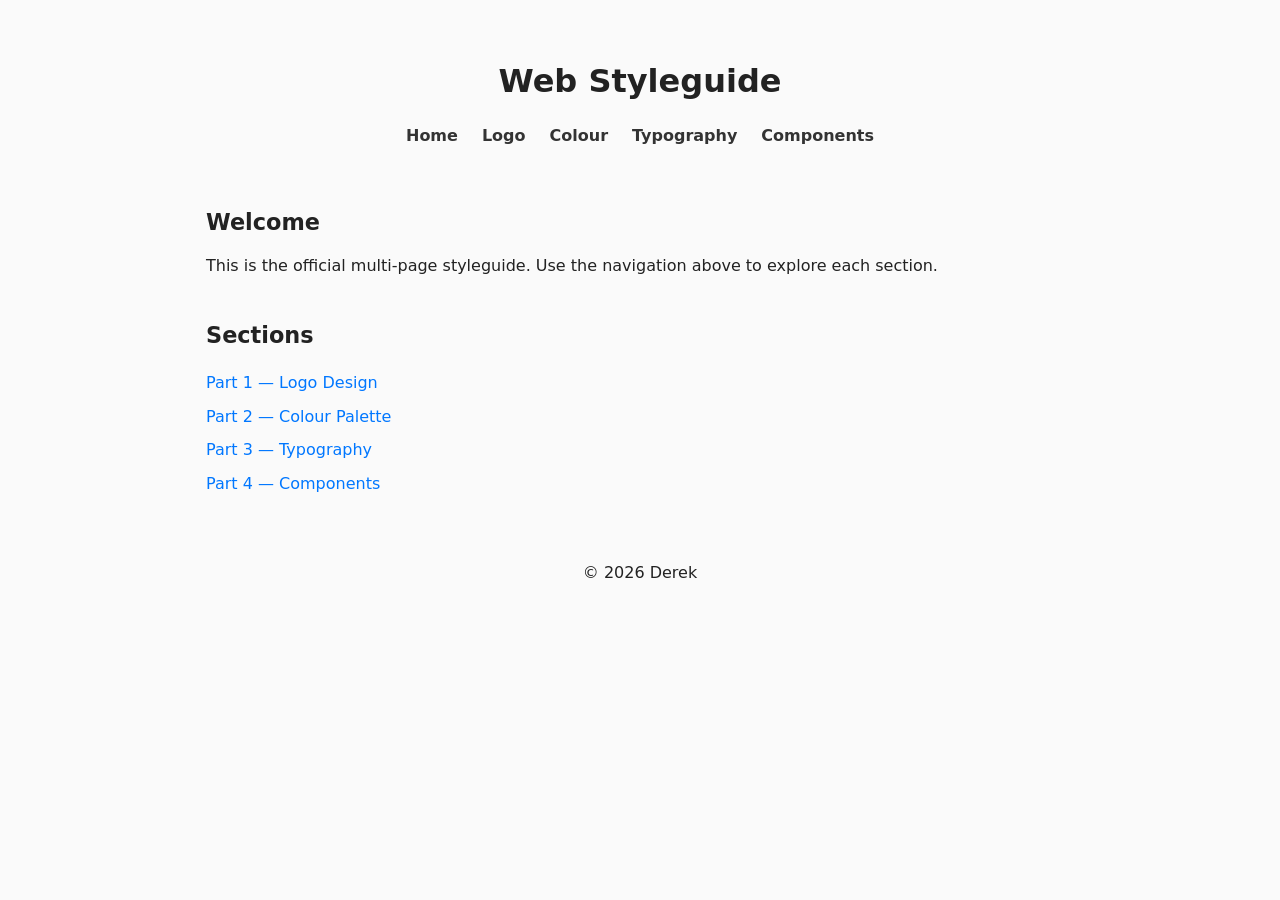
<file: index.html>
<!doctype html>
<html lang="en">
    <head>
        <meta charset="UTF-8" />
        <meta name="viewport" content="width=device-width, initial-scale=1.0" />
        <title>Styleguide Index</title>
        <link rel="stylesheet" href="styles.css" />
    </head>

    <body>
        <header class="site-header">
            <h1>Web Styleguide</h1>
            <nav class="main-nav">
                <ul>
                    <li><a href="index.html">Home</a></li>
                    <li><a href="logo.html">Logo</a></li>
                    <li><a href="colour.html">Colour</a></li>
                    <li><a href="typography.html">Typography</a></li>
                    <li><a href="components.html">Components</a></li>
                </ul>
            </nav>
        </header>

        <main class="content">
            <section>
                <h2>Welcome</h2>
                <p>
                    This is the official multi‑page styleguide. Use the
                    navigation above to explore each section.
                </p>
            </section>

            <section>
                <h2>Sections</h2>
                <ul class="index-list">
                    <li><a href="logo.html">Part 1 — Logo Design</a></li>
                    <li><a href="colour.html">Part 2 — Colour Palette</a></li>
                    <li><a href="typography.html">Part 3 — Typography</a></li>
                    <li><a href="components.html">Part 4 — Components</a></li>
                </ul>
            </section>
        </main>

        <footer class="site-footer">
            <p>&copy; 2026 Derek</p>
        </footer>
    </body>
</html>
</file>
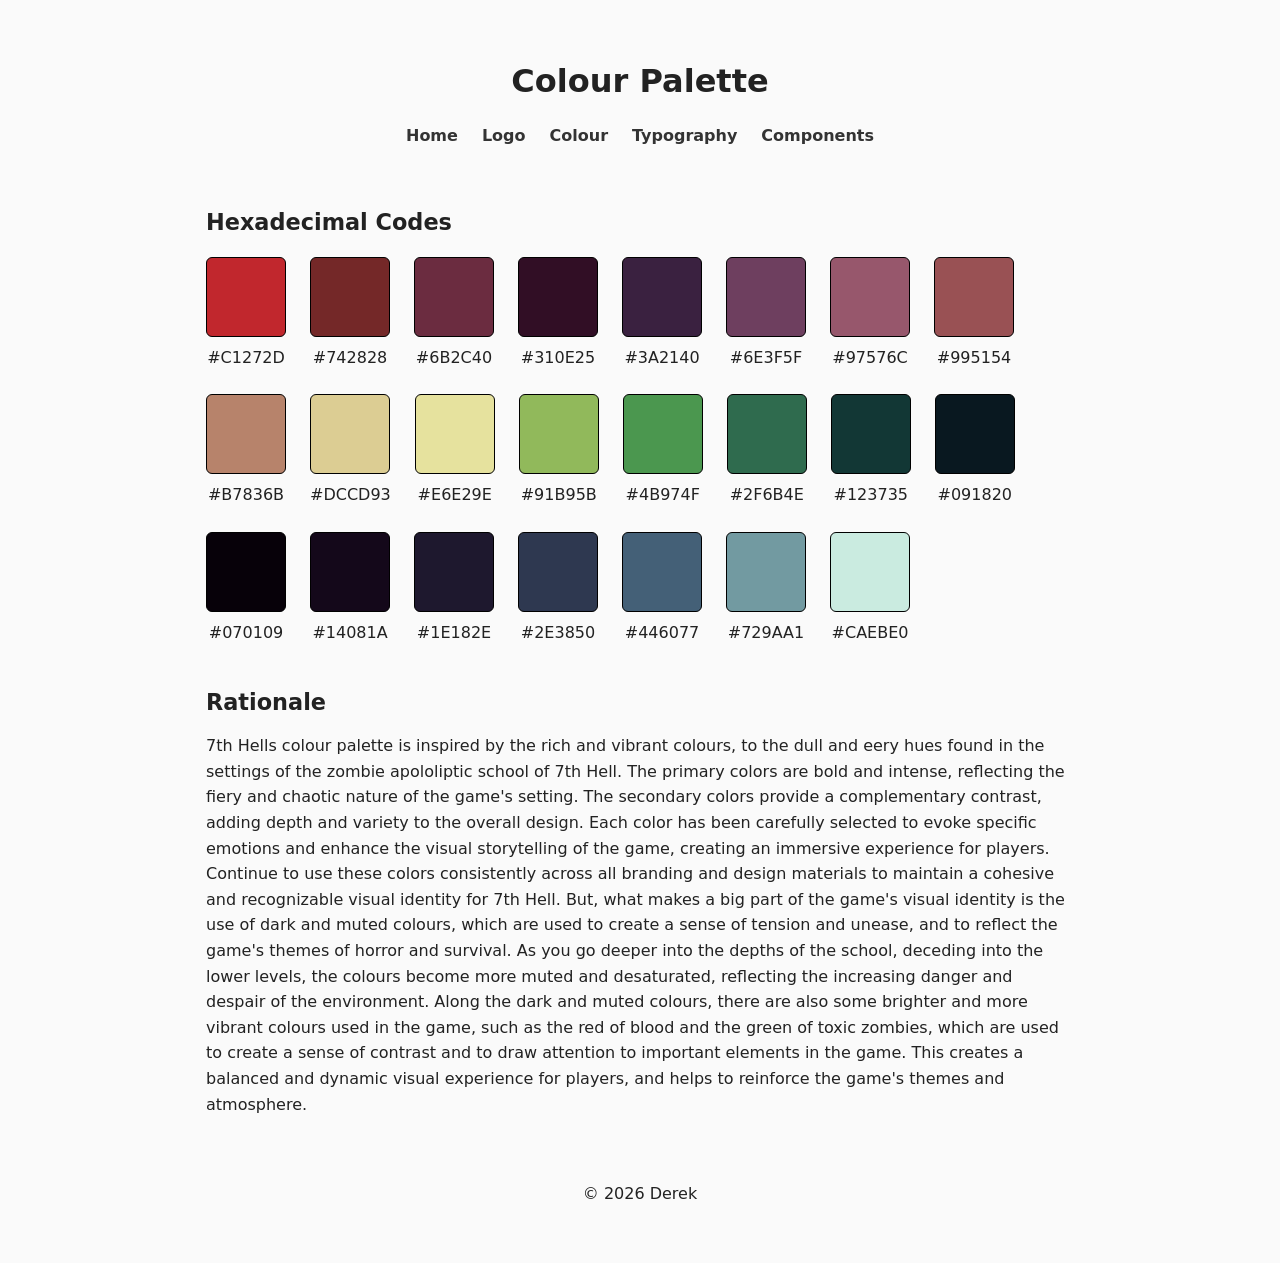
<file: colour.html>
<!doctype html>
<html lang="en">
    <head>
        <meta charset="UTF-8" />
        <meta name="viewport" content="width=device-width, initial-scale=1.0" />
        <title>Colour Palette — Styleguide</title>
        <link rel="stylesheet" href="styles.css" />
        <link rel="stylesheet" href="colours.css" />
    </head>

    <body>
        <header class="site-header">
            <h1>Colour Palette</h1>
            <nav class="main-nav">
                <ul>
                    <li><a href="index.html">Home</a></li>
                    <li><a href="logo.html">Logo</a></li>
                    <li><a href="colour.html">Colour</a></li>
                    <li><a href="typography.html">Typography</a></li>
                    <li><a href="components.html">Components</a></li>
                </ul>
            </nav>
        </header>

        <main class="content">
            <section>
                <h2>Hexadecimal Codes</h2>
                <div class="swatch-grid">
                    <div class="swatch">
                        <div class="color-box color-box-1"></div>
                        <p>#C1272D</p>
                    </div>
                    <div class="swatch">
                        <div class="color-box color-box-2"></div>
                        <p>#742828</p>
                    </div>
                    <div class="swatch">
                        <div class="color-box color-box-3"></div>
                        <p>#6B2C40</p>
                    </div>
                    <div class="swatch">
                        <div class="color-box color-box-4"></div>
                        <p>#310E25</p>
                    </div>
                    <div class="swatch">
                        <div class="color-box color-box-5"></div>
                        <p>#3A2140</p>
                    </div>
                    <div class="swatch">
                        <div class="color-box color-box-6"></div>
                        <p>#6E3F5F</p>
                    </div>
                    <div class="swatch">
                        <div class="color-box color-box-7"></div>
                        <p>#97576C</p>
                    </div>
                    <div class="swatch">
                        <div class="color-box color-box-8"></div>
                        <p>#995154</p>
                    </div>
                    <div class="swatch">
                        <div class="color-box color-box-9"></div>
                        <p>#B7836B</p>
                    </div>
                    <div class="swatch">
                        <div class="color-box color-box-10"></div>
                        <p>#DCCD93</p>
                    </div>
                    <div class="swatch">
                        <div class="color-box color-box-11"></div>
                        <p>#E6E29E</p>
                    </div>
                    <div class="swatch">
                        <div class="color-box color-box-12"></div>
                        <p>#91B95B</p>
                    </div>
                    <div class="swatch">
                        <div class="color-box color-box-13"></div>
                        <p>#4B974F</p>
                    </div>
                    <div class="swatch">
                        <div class="color-box color-box-14"></div>
                        <p>#2F6B4E</p>
                    </div>
                    <div class="swatch">
                        <div class="color-box color-box-15"></div>
                        <p>#123735</p>
                    </div>
                    <div class="swatch">
                        <div class="color-box color-box-16"></div>
                        <p>#091820</p>
                    </div>
                    <div class="swatch">
                        <div class="color-box color-box-17"></div>
                        <p>#070109</p>
                    </div>
                    <div class="swatch">
                        <div class="color-box color-box-18"></div>
                        <p>#14081A</p>
                    </div>
                    <div class="swatch">
                        <div class="color-box color-box-19"></div>
                        <p>#1E182E</p>
                    </div>
                    <div class="swatch">
                        <div class="color-box color-box-20"></div>
                        <p>#2E3850</p>
                    </div>
                    <div class="swatch">
                        <div class="color-box color-box-21"></div>
                        <p>#446077</p>
                    </div>
                    <div class="swatch">
                        <div class="color-box color-box-22"></div>
                        <p>#729AA1</p>
                    </div>
                    <div class="swatch">
                        <div class="color-box color-box-23"></div>
                        <p>#CAEBE0</p>
                    </div>
                </div>
            </section>

            <section>
                <h2>Rationale</h2>
                <p>
                    7th Hells colour palette is inspired by the rich and vibrant
                    colours, to the dull and eery hues found in the settings of
                    the zombie apololiptic school of 7th Hell. The primary
                    colors are bold and intense, reflecting the fiery and
                    chaotic nature of the game's setting. The secondary colors
                    provide a complementary contrast, adding depth and variety
                    to the overall design. Each color has been carefully
                    selected to evoke specific emotions and enhance the visual
                    storytelling of the game, creating an immersive experience
                    for players. Continue to use these colors consistently
                    across all branding and design materials to maintain a
                    cohesive and recognizable visual identity for 7th Hell. But,
                    what makes a big part of the game's visual identity is the
                    use of dark and muted colours, which are used to create a
                    sense of tension and unease, and to reflect the game's
                    themes of horror and survival. As you go deeper into the
                    depths of the school, deceding into the lower levels, the
                    colours become more muted and desaturated, reflecting the
                    increasing danger and despair of the environment. Along the
                    dark and muted colours, there are also some brighter and
                    more vibrant colours used in the game, such as the red of
                    blood and the green of toxic zombies, which are used to
                    create a sense of contrast and to draw attention to
                    important elements in the game. This creates a balanced and
                    dynamic visual experience for players, and helps to
                    reinforce the game's themes and atmosphere.
                </p>
            </section>
        </main>

        <footer class="site-footer">
            <p>&copy; 2026 Derek</p>
        </footer>
    </body>
</html>
</file>
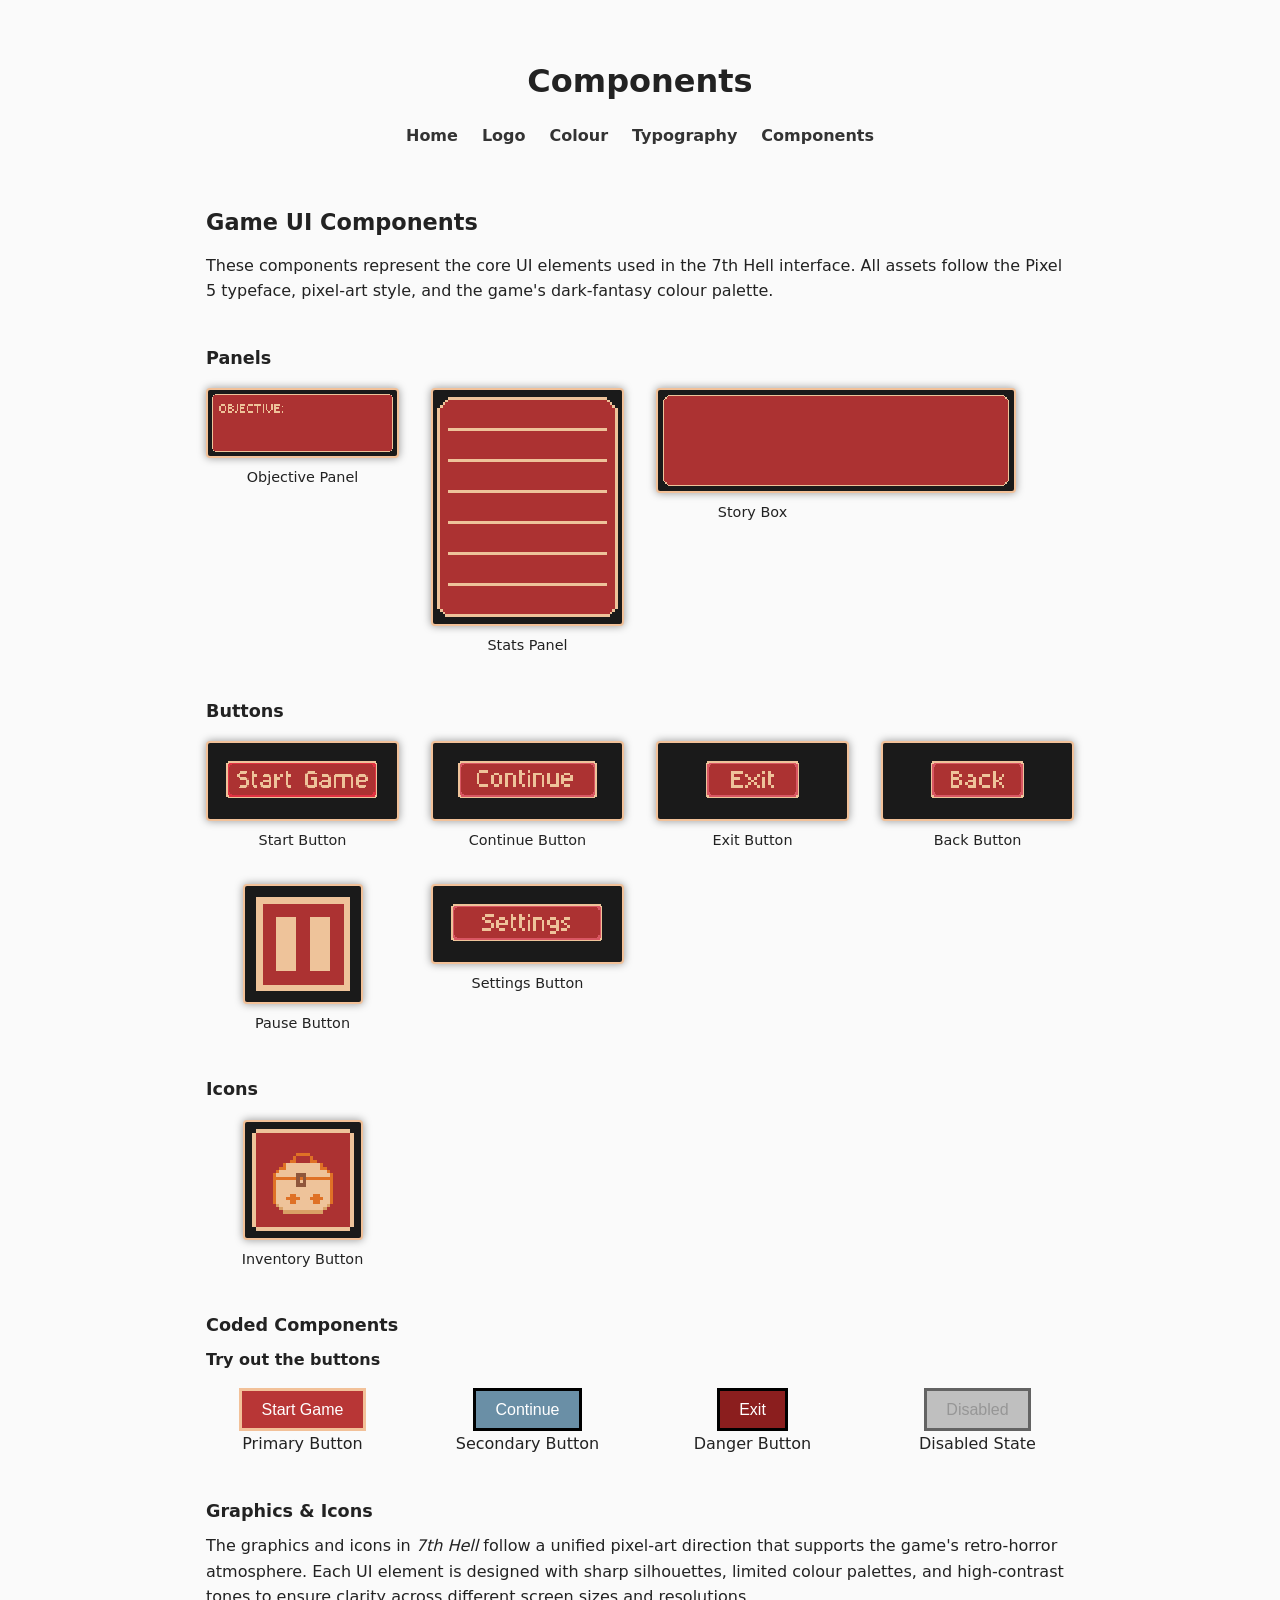
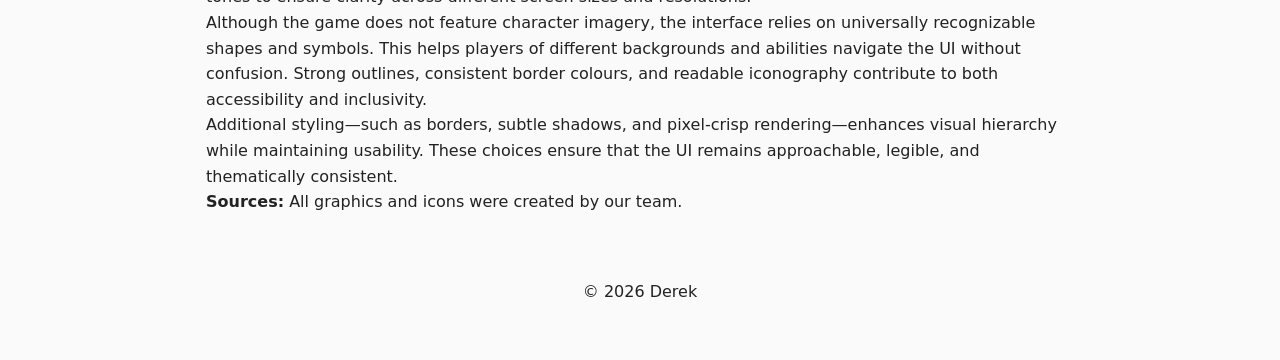
<file: components.html>
<!doctype html>
<html lang="en">
    <head>
        <meta charset="UTF-8" />
        <meta name="viewport" content="width=device-width, initial-scale=1.0" />
        <title>Components — Styleguide</title>
        <link rel="stylesheet" href="styles.css" />
    </head>

    <body>
        <header class="site-header">
            <h1>Components</h1>
            <nav class="main-nav">
                <ul>
                    <li><a href="index.html">Home</a></li>
                    <li><a href="logo.html">Logo</a></li>
                    <li><a href="colour.html">Colour</a></li>
                    <li><a href="typography.html">Typography</a></li>
                    <li><a href="components.html">Components</a></li>
                </ul>
            </nav>
        </header>

        <main class="content">
            <section>
                <h2>Game UI Components</h2>
                <p>
                    These components represent the core UI elements used in the
                    7th Hell interface. All assets follow the Pixel 5 typeface,
                    pixel-art style, and the game's dark-fantasy colour palette.
                </p>
            </section>

            <section>
                <h3>Panels</h3>
                <div class="component-grid">
                    <div class="ui-example">
                        <img
                            src="images/components/objective_text_box.png"
                            alt="Objective Panel"
                        />
                        <p>Objective Panel</p>
                    </div>

                    <div class="ui-example">
                        <img
                            src="images/components/inventory_item_stats.png"
                            alt="Stats Panel"
                        />
                        <p>Stats Panel</p>
                    </div>

                    <div class="ui-example story-box">
                        <img
                            src="images/components/story_box.png"
                            alt="Story Box"
                        />
                        <p>Story Box</p>
                    </div>
                </div>
            </section>

            <section>
                <h3>Buttons</h3>
                <div class="component-grid">
                    <div class="ui-example">
                        <img
                            src="images/components/start_button1.png"
                            alt="Start Button"
                        />
                        <p>Start Button</p>
                    </div>

                    <div class="ui-example">
                        <img
                            src="images/components/continue_button1.png"
                            alt="Continue Button"
                        />
                        <p>Continue Button</p>
                    </div>

                    <div class="ui-example">
                        <img
                            src="images/components/exit_button1.png"
                            alt="Exit Button"
                        />
                        <p>Exit Button</p>
                    </div>

                    <div class="ui-example">
                        <img
                            src="images/components/back_button1.png"
                            alt="Back Button"
                        />
                        <p>Back Button</p>
                    </div>

                    <div class="ui-example pause-button">
                        <img
                            src="images/components/pause_button1.png"
                            alt="Pause Button"
                        />
                        <p>Pause Button</p>
                    </div>

                    <div class="ui-example">
                        <img
                            src="images/components/settings_button1.png"
                            alt="Settings Button"
                        />
                        <p>Settings Button</p>
                    </div>
                </div>
            </section>

            <section>
                <h3>Icons</h3>
                <div class="component-grid">
                    <div class="ui-example inventory-button">
                        <img
                            src="images/components/inventory_button.png"
                            alt="Inventory Button"
                        />
                        <p>Inventory Button</p>
                    </div>
                </div>
            </section>

            <section>
                <h3>Coded Components</h3>
                <h4>Try out the buttons</h4>
                <div class="coded-section">
                    <div class="coded-example">
                        <button class="pixel-btn primary">Start Game</button>
                        <p>Primary Button</p>
                    </div>

                    <div class="coded-example">
                        <button class="pixel-btn secondary">Continue</button>
                        <p>Secondary Button</p>
                    </div>

                    <div class="coded-example">
                        <button class="pixel-btn danger">Exit</button>
                        <p>Danger Button</p>
                    </div>

                    <div class="coded-example">
                        <button class="pixel-btn disabled" disabled>
                            Disabled
                        </button>
                        <p>Disabled State</p>
                    </div>
                </div>
            </section>

            <section class="graphics-icons-section">
                <h3>Graphics & Icons</h3>

                <p>
                    The graphics and icons in <em>7th Hell</em> follow a unified
                    pixel-art direction that supports the game's retro-horror
                    atmosphere. Each UI element is designed with sharp
                    silhouettes, limited colour palettes, and high-contrast
                    tones to ensure clarity across different screen sizes and
                    resolutions.
                </p>

                <p>
                    Although the game does not feature character imagery, the
                    interface relies on universally recognizable shapes and
                    symbols. This helps players of different backgrounds and
                    abilities navigate the UI without confusion. Strong
                    outlines, consistent border colours, and readable
                    iconography contribute to both accessibility and
                    inclusivity.
                </p>

                <p>
                    Additional styling—such as borders, subtle shadows, and
                    pixel-crisp rendering—enhances visual hierarchy while
                    maintaining usability. These choices ensure that the UI
                    remains approachable, legible, and thematically consistent.
                </p>

                <p>
                    <strong>Sources:</strong> All graphics and icons were
                    created by our team.
                </p>
            </section>
        </main>

        <footer class="site-footer">
            <p>&copy; 2026 Derek</p>
        </footer>
    </body>
</html>
</file>
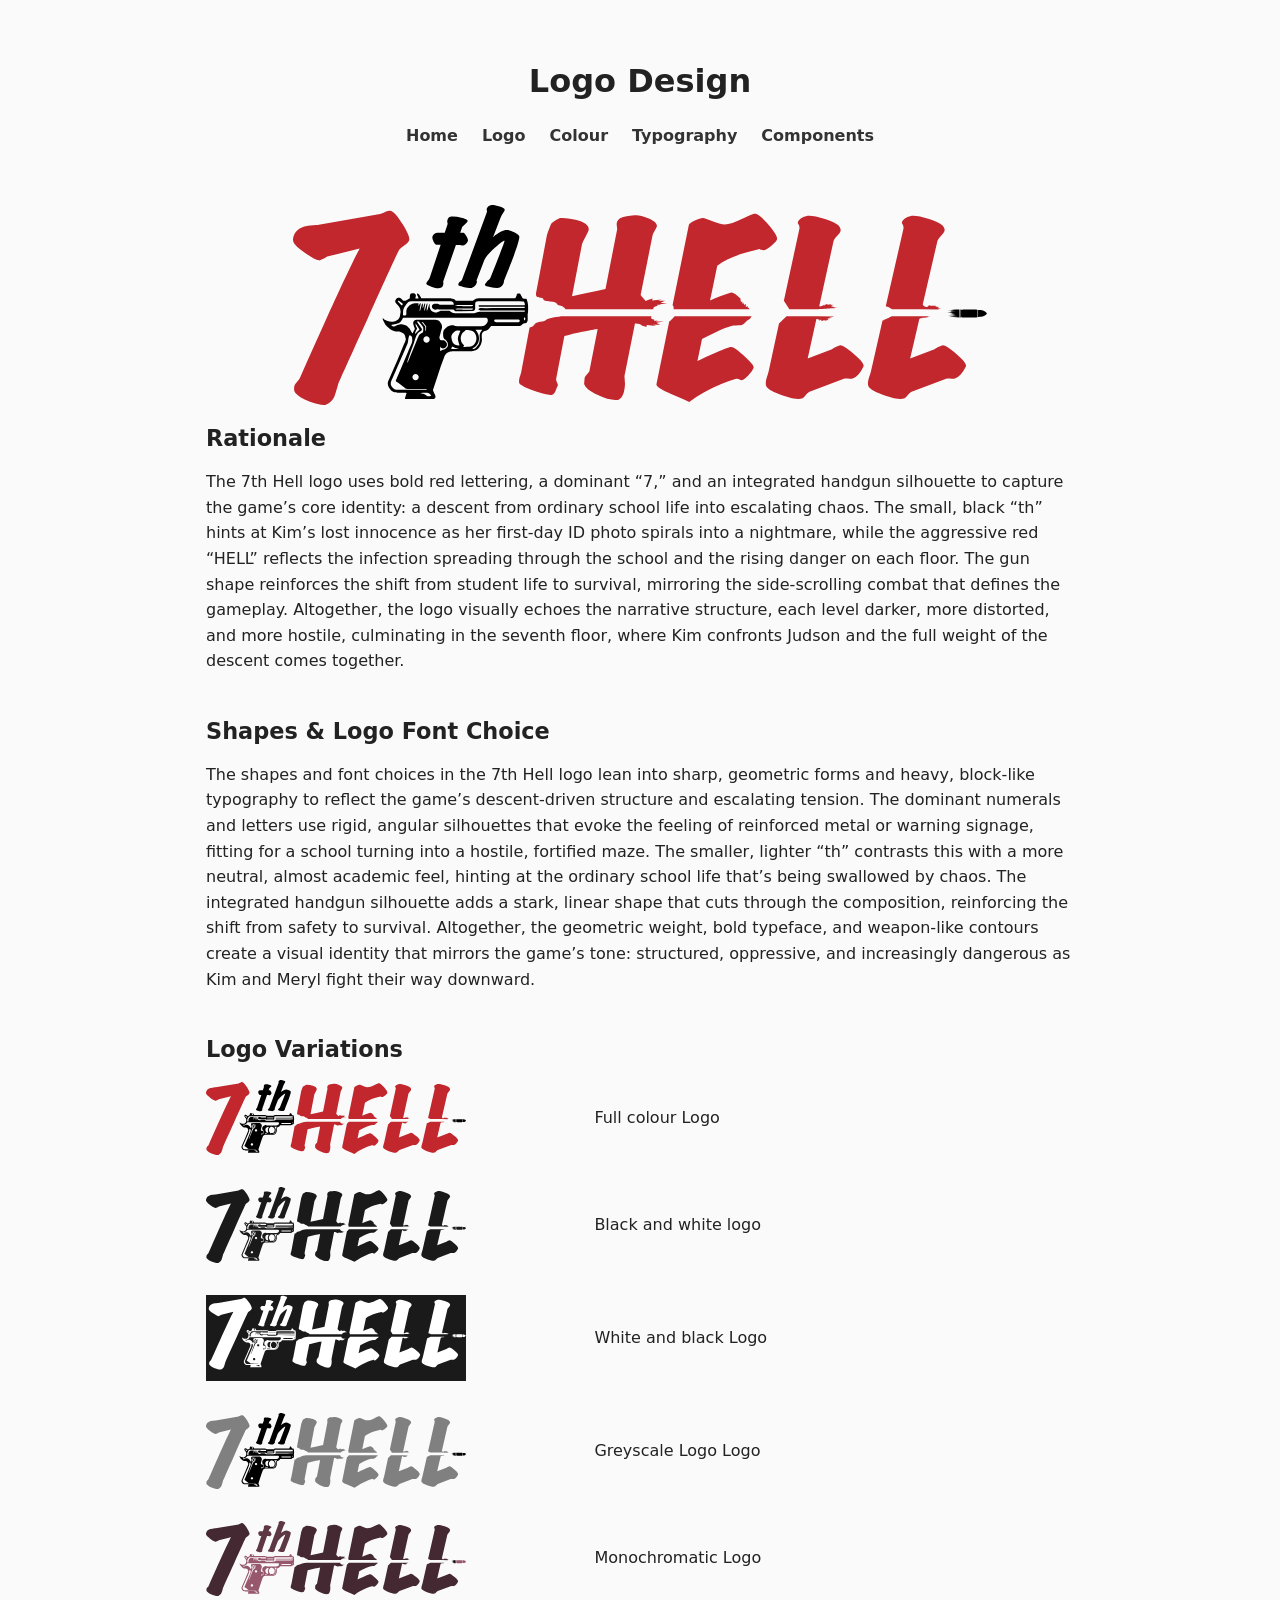
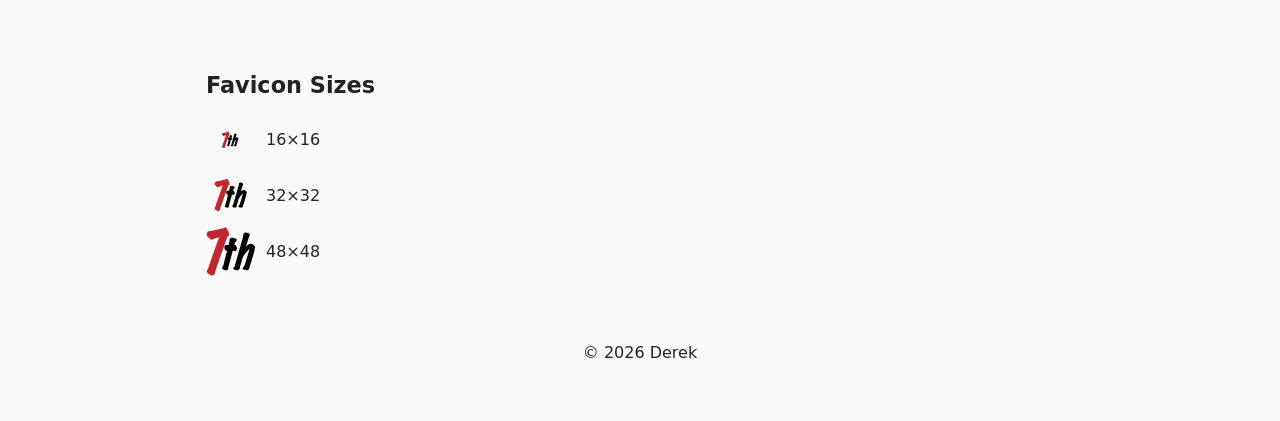
<file: logo.html>
<!doctype html>
<html lang="en">
    <head>
        <meta charset="UTF-8" />
        <meta name="viewport" content="width=device-width, initial-scale=1.0" />
        <title>Logo Design — Styleguide</title>
        <link rel="stylesheet" href="styles.css" />
        <link rel="stylesheet" href="logo.css" />
    </head>

    <body>
        <header class="site-header">
            <h1>Logo Design</h1>
            <nav class="main-nav">
                <ul>
                    <li><a href="index.html">Home</a></li>
                    <li><a href="logo.html">Logo</a></li>
                    <li><a href="colour.html">Colour</a></li>
                    <li><a href="typography.html">Typography</a></li>
                    <li><a href="components.html">Components</a></li>
                </ul>
            </nav>
        </header>

        <main class="content">
            <section>
                <img class="game-logo" src="images/game-logo.svg" />
                <h2>Rationale</h2>
                <p>
                    The 7th Hell logo uses bold red lettering, a dominant “7,”
                    and an integrated handgun silhouette to capture the game’s
                    core identity: a descent from ordinary school life into
                    escalating chaos. The small, black “th” hints at Kim’s lost
                    innocence as her first‑day ID photo spirals into a
                    nightmare, while the aggressive red “HELL” reflects the
                    infection spreading through the school and the rising danger
                    on each floor. The gun shape reinforces the shift from
                    student life to survival, mirroring the side‑scrolling
                    combat that defines the gameplay. Altogether, the logo
                    visually echoes the narrative structure, each level darker,
                    more distorted, and more hostile, culminating in the seventh
                    floor, where Kim confronts Judson and the full weight of the
                    descent comes together.
                </p>
            </section>

            <section>
                <h2>Shapes & Logo Font Choice</h2>
                <p>
                    The shapes and font choices in the 7th Hell logo lean into
                    sharp, geometric forms and heavy, block‑like typography to
                    reflect the game’s descent‑driven structure and escalating
                    tension. The dominant numerals and letters use rigid,
                    angular silhouettes that evoke the feeling of reinforced
                    metal or warning signage, fitting for a school turning into
                    a hostile, fortified maze. The smaller, lighter “th”
                    contrasts this with a more neutral, almost academic feel,
                    hinting at the ordinary school life that’s being swallowed
                    by chaos. The integrated handgun silhouette adds a stark,
                    linear shape that cuts through the composition, reinforcing
                    the shift from safety to survival. Altogether, the geometric
                    weight, bold typeface, and weapon‑like contours create a
                    visual identity that mirrors the game’s tone: structured,
                    oppressive, and increasingly dangerous as Kim and Meryl
                    fight their way downward.
                </p>
            </section>
            <section>
                <h2>Logo Variations</h2>

                <div class="logo-examples">
                    <div class="logo-example">
                        <img
                            src="images/logos/coloured_logo.svg"
                            alt=""
                            class="logo-image"
                        />
                        <div class="logo-text">
                            <p>Full colour Logo</p>
                        </div>
                    </div>
                    <div class="logo-example">
                        <img
                            src="images/logos/b_w_logo.svg"
                            alt=""
                            class="logo-image"
                        />
                        <div class="logo-text">
                            <p>Black and white logo</p>
                        </div>
                    </div>
                    <div class="logo-example">
                        <img
                            src="images/logos/w_b_logo.svg"
                            alt=""
                            class="logo-image"
                        />
                        <div class="logo-text">
                            <p>White and black Logo</p>
                        </div>
                    </div>
                    <div class="logo-example">
                        <img
                            src="images/logos/greyscale_logo.svg"
                            alt=""
                            class="logo-image"
                        />
                        <div class="logo-text">
                            <p>Greyscale Logo Logo</p>
                        </div>
                    </div>
                    <div class="logo-example">
                        <img
                            src="images/logos/monoc_logo.svg"
                            alt=""
                            class="logo-image"
                        />
                        <div class="logo-text">
                            <p>Monochromatic Logo</p>
                        </div>
                    </div>
                </div>
            </section>

            <section>
                <h2>Favicon Sizes</h2>
                <ul class="favicon-list">
                    <li>
                        <span class="icon-wrap">
                            <img
                                src="images/favicons/favicon_16.png"
                                alt="favicon 16x16"
                            />
                        </span>
                        16×16
                    </li>

                    <li>
                        <span class="icon-wrap">
                            <img
                                src="images/favicons/favicon_32.png"
                                alt="favicon 32x32"
                            />
                        </span>
                        32×32
                    </li>

                    <li>
                        <span class="icon-wrap">
                            <img
                                src="images/favicons/favicon_48.png"
                                alt="favicon 48x48"
                            />
                        </span>
                        48×48
                    </li>
                </ul>
            </section>
        </main>

        <footer class="site-footer">
            <p>&copy; 2026 Derek</p>
        </footer>
    </body>
</html>
</file>
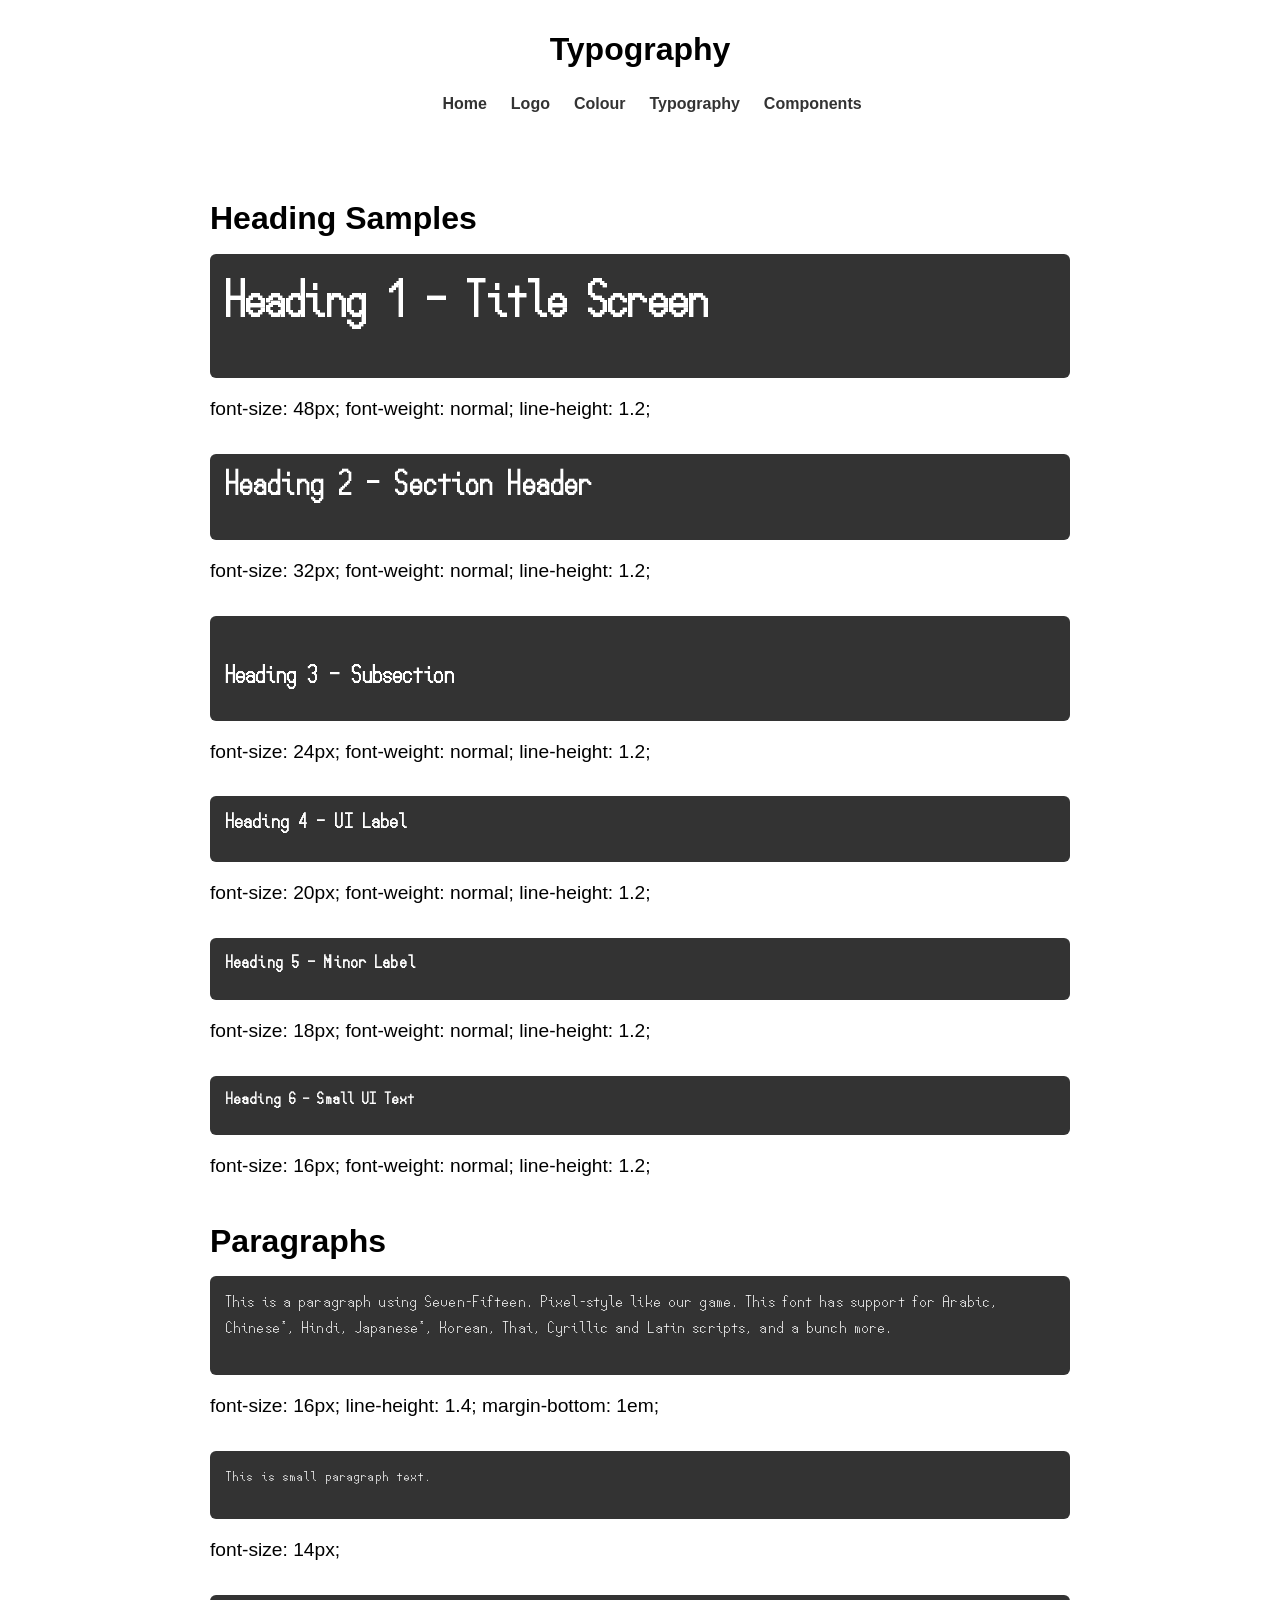
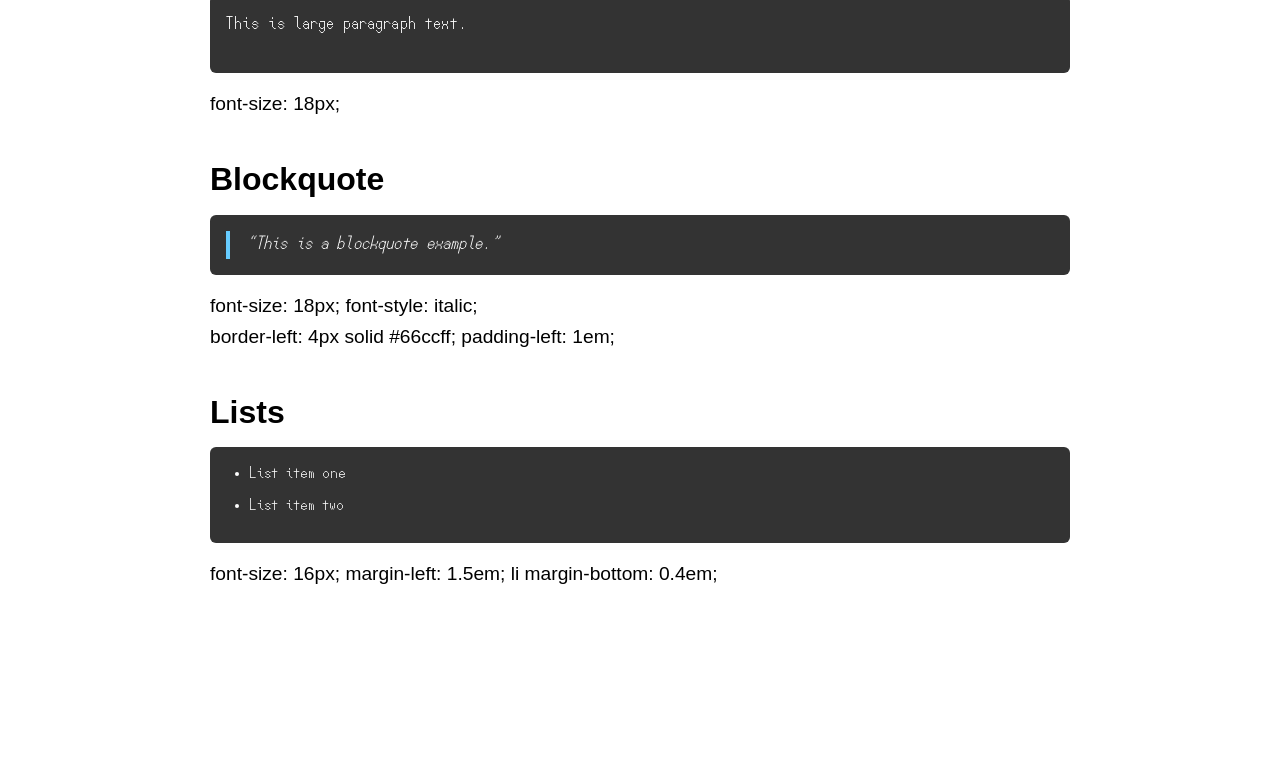
<file: typography.html>
<!doctype html>
<html lang="en">
    <head>
        <meta charset="UTF-8" />
        <meta name="viewport" content="width=device-width, initial-scale=1.0" />
        <title>Typography — Styleguide</title>
        <link rel="stylesheet" href="styles.css" />
        <link rel="stylesheet" href="typography.css" />
    </head>

    <body>
        <header class="site-header">
            <h1 class="page-title">Typography</h1>
            <nav class="main-nav">
                <ul>
                    <li><a href="index.html">Home</a></li>
                    <li><a href="logo.html">Logo</a></li>
                    <li><a href="colour.html">Colour</a></li>
                    <li><a href="typography.html">Typography</a></li>
                    <li><a href="components.html">Components</a></li>
                </ul>
            </nav>
        </header>

        <main class="content">
            <!-- HEADINGS -->
            <section>
                <h2 class="section-heading">Heading Samples</h2>

                <div class="example">
                    <h1 class="h1-example">Heading 1 — Title Screen</h1>
                </div>
                <p class="desc">
                    font-size: 48px; font-weight: normal; line-height: 1.2;
                </p>

                <div class="example">
                    <h2>Heading 2 — Section Header</h2>
                </div>
                <p class="desc">
                    font-size: 32px; font-weight: normal; line-height: 1.2;
                </p>

                <div class="example">
                    <h3>Heading 3 — Subsection</h3>
                </div>
                <p class="desc">
                    font-size: 24px; font-weight: normal; line-height: 1.2;
                </p>

                <div class="example">
                    <h4>Heading 4 — UI Label</h4>
                </div>
                <p class="desc">
                    font-size: 20px; font-weight: normal; line-height: 1.2;
                </p>

                <div class="example">
                    <h5>Heading 5 — Minor Label</h5>
                </div>
                <p class="desc">
                    font-size: 18px; font-weight: normal; line-height: 1.2;
                </p>

                <div class="example">
                    <h6>Heading 6 — Small UI Text</h6>
                </div>
                <p class="desc">
                    font-size: 16px; font-weight: normal; line-height: 1.2;
                </p>
            </section>

            <!-- PARAGRAPHS -->
            <section>
                <h2 class="section-heading">Paragraphs</h2>

                <div class="example">
                    <p>
                        This is a paragraph using Seven-Fifteen. Pixel-style
                        like our game. This font has support for Arabic,
                        Chinese*, Hindi, Japanese*, Korean, Thai, Cyrillic and
                        Latin scripts, and a bunch more.
                    </p>
                </div>
                <p class="desc">
                    font-size: 16px; line-height: 1.4; margin-bottom: 1em;
                </p>

                <div class="example">
                    <p class="small">This is small paragraph text.</p>
                </div>
                <p class="desc">font-size: 14px;</p>

                <div class="example">
                    <p class="large">This is large paragraph text.</p>
                </div>
                <p class="desc">font-size: 18px;</p>
            </section>

            <!-- BLOCKQUOTE -->
            <section>
                <h2 class="section-heading">Blockquote</h2>

                <div class="example">
                    <blockquote>“This is a blockquote example.”</blockquote>
                </div>
                <p class="desc">
                    font-size: 18px; font-style: italic;<br />
                    border-left: 4px solid #66ccff; padding-left: 1em;
                </p>
            </section>

            <!-- LISTS -->
            <section>
                <h2 class="section-heading">Lists</h2>

                <div class="example">
                    <ul>
                        <li>List item one</li>
                        <li>List item two</li>
                    </ul>
                </div>
                <p class="desc">
                    font-size: 16px; margin-left: 1.5em; li margin-bottom:
                    0.4em;
                </p>
            </section>
        </main>

        <footer class="site-footer">
            <p>&copy; 2026 Derek</p>
        </footer>
    </body>
</html>
</file>
<file: styles.css>
/* Base Reset */
* {
    margin: 0;
    padding: 0;
    box-sizing: border-box;
}

html {
    font-family: system-ui, sans-serif;
    line-height: 1.6;
    color: #222;
}

body {
    background: #fafafa;
    padding: 2rem;
}

/* Layout */
.site-header,
.site-footer {
    padding: 1.5rem 0;
    text-align: center;
}

.content {
    max-width: 900px;
    margin: 2rem auto;
    padding: 0 1rem;
}

section {
    margin-bottom: 2.5rem;
}

h1 {
    font-size: 2rem;
    margin-bottom: 1rem;
}

h2 {
    font-size: 1.4rem;
    margin-bottom: 0.75rem;
}

h3 {
    font-size: 1.1rem;
    margin-bottom: 0.5rem;
}

/* Navigation */
.main-nav ul {
    list-style: none;
    display: flex;
    justify-content: center;
    gap: 1.5rem;
    margin-top: 1rem;
}

.main-nav a {
    text-decoration: none;
    color: #333;
    font-weight: 600;
}

.main-nav a:hover {
    color: #0077ff;
}

/* Index List */
.index-list {
    list-style: none;
    margin-top: 1rem;
}

.index-list li {
    margin-bottom: 0.5rem;
}

.index-list a {
    color: #0077ff;
    text-decoration: none;
}

.index-list a:hover {
    text-decoration: underline;
}

/* Example Box */
.example-box {
    width: 100%;
    height: 150px;
    background: #e0e0e0;
    border: 1px solid #ccc;
    display: flex;
    align-items: center;
    justify-content: center;
    margin-top: 1rem;
}

/* Colour Swatches */
.swatch-grid {
    display: flex;
    gap: 1.5rem;
    flex-wrap: wrap;
    margin-top: 1rem;
}

.swatch {
    text-align: center;
}

.color-box {
    width: 80px;
    height: 80px;
    border-radius: 6px;
    border: 1px solid #ccc;
    margin-bottom: 0.5rem;
}

/* Responsive */
@media (max-width: 600px) {
    .main-nav ul {
        flex-direction: column;
        gap: 0.75rem;
    }

    .color-box {
        width: 60px;
        height: 60px;
    }
}

/* components page style */

.component-grid {
    display: grid;
    grid-template-columns: repeat(auto-fill, minmax(180px, 1fr));
    gap: 2rem;
    margin-top: 1rem;
}

.ui-example {
    text-align: center;
}

.ui-example img {
    width: 100%;
    height: auto;
    image-rendering: pixelated;
    display: block;
    margin: 0 auto 0.5rem;
}

.ui-example p {
    margin-top: 0.5rem;
    font-size: 0.9rem;
}

section h3 {
    margin-top: 2rem;
}

/* interactive buttons */

.coded-section {
    display: grid;
    grid-template-columns: repeat(auto-fill, minmax(180px, 1fr));
    gap: 2rem;
    margin-top: 1rem;
}

.coded-example {
    text-align: center;
}

.pixel-btn {
    font-size: 1rem;
    padding: 0.6rem 1.2rem;
    border: 3px solid #000;
    background: #d9c3a3;
    color: #000;
    cursor: pointer;
    image-rendering: pixelated;
    transition: 0.1s;
}

.pixel-btn:hover {
    background: #c4ad8a;
}

.pixel-btn:active {
    background: #b89d78;
    transform: translateY(2px);
}

.pixel-btn.primary {
    background: #b83636;
    border: 3px solid #f2c199;
    color: #ffffff;
}

.pixel-btn.primary:hover {
    background: #8d2d54;
}

.pixel-btn.primary:active {
    background: #7a2649;
    transform: translateY(2px);
}

.pixel-btn.secondary {
    background: #6a8fa6;
    color: #fff;
}

.pixel-btn.secondary:hover {
    background: #587a8e;
}

.pixel-btn.danger {
    background: #8b1e1e;
    color: #fff;
}

.pixel-btn.danger:hover {
    background: #701717;
}

.pixel-btn.disabled {
    background: #999;
    color: #555;
    cursor: not-allowed;
    opacity: 0.6;
}

.graphics-icons-section img,
.component-grid img {
    border: 2px solid #f2c199;
    padding: 4px;
    background: #1a1a1a;
    image-rendering: pixelated;
    box-shadow: 0 0 8px rgba(0, 0, 0, 0.4);
    border-radius: 4px;
}

.graphics-icons-section img:hover,
.component-grid img:hover {
    transform: scale(1.05);
    border-color: #ffffff;
    box-shadow: 0 0 12px rgba(255, 255, 255, 0.4);
    transition: 0.15s ease-out;
}

.story-box img {
    max-width: 360px !important;
    width: 200%;
}

.pause-button img {
    max-width: 120px !important;
    width: 100%;
}

.inventory-button img {
    max-width: 120px !important;
    width: 100%;
}
</file>
<file: colours.css>
.color-box {
    width: 80px;
    height: 80px;
    border: 1px solid #000;
}

.color-box-1 {
    background-color: #C1272D;
}

.color-box-2 {
    background-color: #742828;
}

.color-box-3 {
    background-color: #6B2C40;
}

.color-box-4 {
    background-color: #310E25;
}

.color-box-5 {
    background-color: #3A2140;
}

.color-box-6 {
    background-color: #6E3F5F;
}

.color-box-7 {
    background-color: #97576C;
}

.color-box-8 {
    background-color: #995154
}

.color-box-9 {
    background-color: #B7836B;
}

.color-box-10 {
    background-color: #DCCD93;
}

.color-box-11 {
    background-color: #E6E29E;
}

.color-box-12 {
    background-color: #91B95B;
}

.color-box-13 {
    background-color: #4B974F;
}

.color-box-14 {
    background-color: #2F6B4E;
}

.color-box-15 {
    background-color: #123735;
}

.color-box-16 {
    background-color: #091820;
}

.color-box-17 {
    background-color: #070109;
}

.color-box-18 {
    background-color: #14081A;
}

.color-box-19 {
    background-color: #1E182E;
}

.color-box-20 {
    background-color: #2E3850;
}

.color-box-21 {
    background-color: #446077;
}

.color-box-22 {
    background-color: #729AA1;
}

.color-box-23 {
    background-color: #CAEBE0;
}
</file>
<file: logo.css>
.game-logo {
    width: 80%;
    display: block;
    margin: 1rem auto;
}

.logo-examples {
    display: flex;
    flex-direction: column;
}

.logo-example {
    margin-bottom: 2rem;
    display: flex;
    align-items: center;
}

.logo-image {
    width: 30%;
}

.logo-text {
    margin-left: 10vw;
}

.favicon-list {
    list-style: none;
    padding: 0;
    margin: 0;
}

.favicon-list li {
    display: flex;
    align-items: center;
    gap: 12px;
    margin-bottom: 8px;
}

.icon-wrap {
    width: 48px;
    height: 48px;
    display: flex;
    align-items: center;
    justify-content: center;
}

.icon-wrap img {
    display: block;
}
</file>
<file: typography.css>
/* Seven-Fifteen local font */
@font-face {
    font-family: "SevenFifteen";
    src: url("fonts/SevenFifteenMonoRounded-Regular.ttf") format("truetype");
    font-weight: normal;
    font-style: normal;
}

/* Variables */
:root {
    --font-primary: "SevenFifteen", sans-serif;
    --font-fallback: sans-serif;
    --example-bg: #333;
}

.site-header {
    font-family: var(--font-fallback);
}

/* Global */
body {
    font-family: var(--font-primary);
    background: #ffffff; /* white page */
    color: #ffffff; /* white text */
    margin: 0;
    padding: 0;
}

.content {
    padding: 20px;
}

.page-title {
    color: black;
}
/* Example wrapper */
.example {
    background: var(--example-bg);
    padding: 16px;
    letter-spacing: 0.07rem;
    border-radius: 6px;
    margin-bottom: 1em;
}

.section-heading {
    color: black;
    font-family: sans-serif;
}

/* Headings */
h2,
h3,
h4,
h5,
h6 {
    margin: 0 0 0.5em;
    line-height: 1.2;
}

.h1-example {
    font-size: 48px;
}
h2 {
    font-size: 32px;
}
h3 {
    font-size: 24px;
}
h4 {
    font-size: 20px;
}
h5 {
    font-size: 18px;
}
h6 {
    font-size: 16px;
}

/* Paragraphs */
p {
    font-size: 16px;
    margin-bottom: 1em;
}

p.small {
    font-size: 14px;
}
p.large {
    font-size: 18px;
}

/* Description text (black) */
.desc {
    font-family: var(--font-fallback);
    font-size: 1.2rem;
    color: #000000;
    margin: 0.5em 0 1.5em;
}

/* Lists */
ul,
ol {
    margin-left: 1.5em;
}

li {
    margin-bottom: 0.4em;
}

/* Blockquote */
blockquote {
    font-size: 18px;
    font-style: italic;
    border-left: 4px solid #66ccff;
    padding-left: 1em;
    margin: 0;
}
</file>
